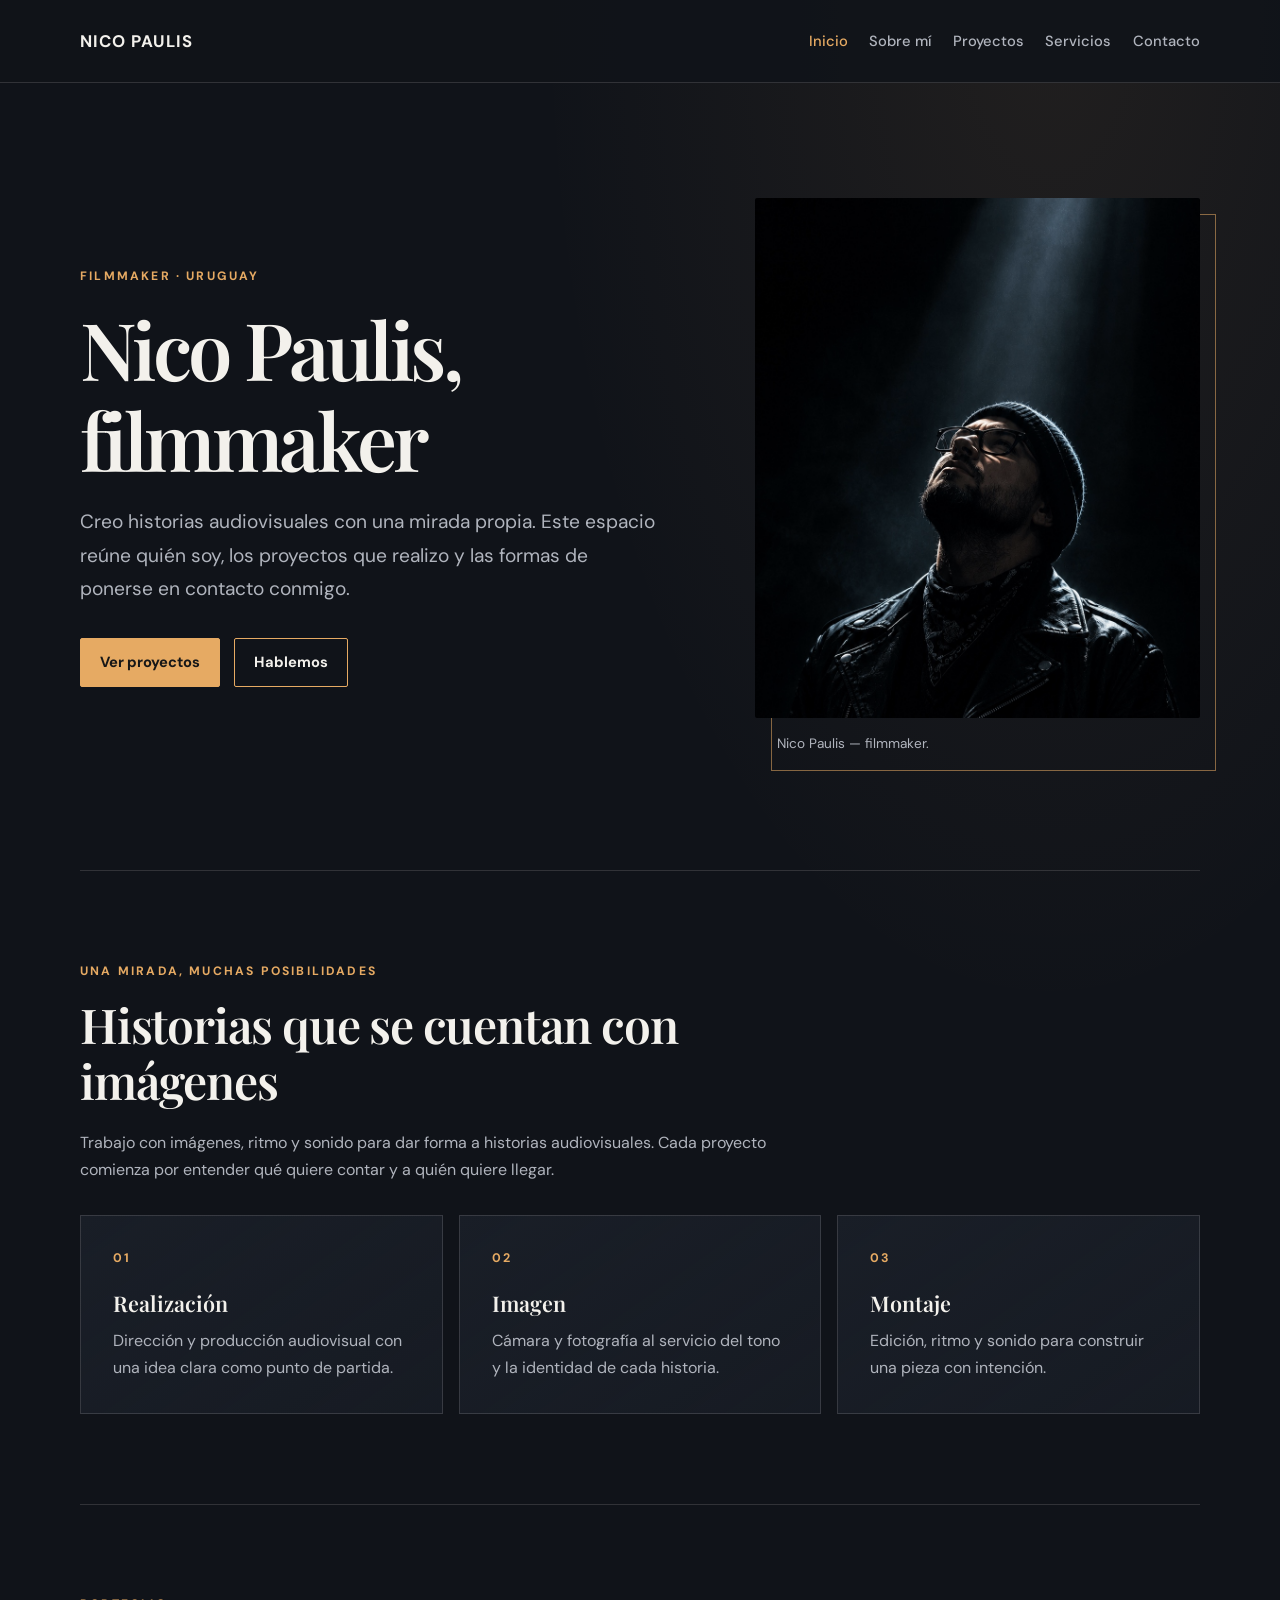
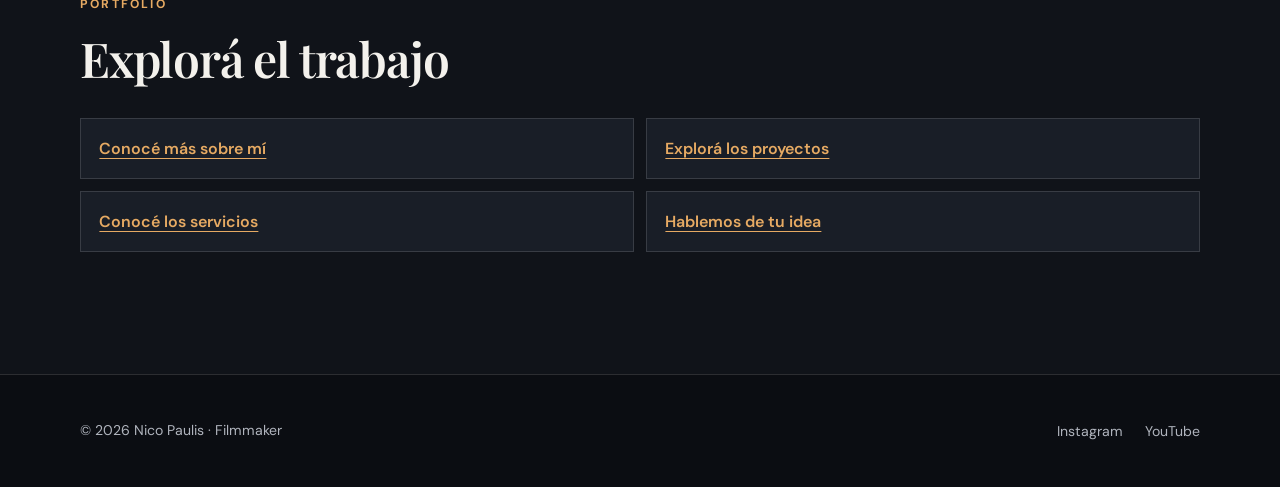
<file: index.html>
<!DOCTYPE html>
<html lang="es">
<head>
  <meta charset="UTF-8">
  <meta name="viewport" content="width=device-width, initial-scale=1.0">
  <meta name="description" content="Portfolio audiovisual de Nico Paulis, filmmaker.">
  <title>Nico Paulis | Filmmaker</title>
  <link rel="preconnect" href="https://fonts.googleapis.com">
  <link rel="preconnect" href="https://fonts.gstatic.com" crossorigin>
  <link href="https://fonts.googleapis.com/css2?family=DM+Sans:wght@400;500;600;700&family=Playfair+Display:wght@500;600;700&display=swap" rel="stylesheet">
  <link rel="stylesheet" href="styles/styles.css">
</head>
<body>
  <header class="site-header">
    <div class="container header-inner">
      <a class="brand" href="index.html" aria-label="Nico Paulis, inicio">Nico Paulis</a>
      <nav class="site-nav" aria-label="Navegación principal">
        <ul>
          <li><a href="index.html" aria-current="page">Inicio</a></li>
          <li><a href="pages/sobre-mi.html">Sobre mí</a></li>
          <li><a href="pages/proyectos.html">Proyectos</a></li>
          <li><a href="pages/servicios.html">Servicios</a></li>
          <li><a href="pages/contacto.html">Contacto</a></li>
        </ul>
      </nav>
    </div>
  </header>

  <main class="page-shell">
    <section class="page-hero" aria-labelledby="titulo-principal">
      <div class="hero-copy">
        <p class="eyebrow">Filmmaker · Uruguay</p>
        <h1 id="titulo-principal">Nico Paulis, filmmaker</h1>
        <p class="lead">Creo historias audiovisuales con una mirada propia. Este espacio reúne quién soy, los proyectos que realizo y las formas de ponerse en contacto conmigo.</p>
        <div class="hero-actions">
          <a class="button" href="pages/proyectos.html">Ver proyectos</a>
          <a class="button button--secondary" href="pages/contacto.html">Hablemos</a>
        </div>
      </div>
      <figure class="hero-media">
        <img src="assets/nico-paulis.jpg" alt="Retrato de Nico Paulis mirando hacia una luz.">
        <figcaption>Nico Paulis — filmmaker.</figcaption>
      </figure>
    </section>

    <section class="content-section" aria-labelledby="titulo-mirada">
      <div class="section-intro">
        <p class="eyebrow">Una mirada, muchas posibilidades</p>
        <h2 id="titulo-mirada">Historias que se cuentan con imágenes</h2>
        <p>Trabajo con imágenes, ritmo y sonido para dar forma a historias audiovisuales. Cada proyecto comienza por entender qué quiere contar y a quién quiere llegar.</p>
      </div>
      <div class="card-grid">
        <article class="card">
          <span class="card-number">01</span>
          <h3>Realización</h3>
          <p>Dirección y producción audiovisual con una idea clara como punto de partida.</p>
        </article>
        <article class="card">
          <span class="card-number">02</span>
          <h3>Imagen</h3>
          <p>Cámara y fotografía al servicio del tono y la identidad de cada historia.</p>
        </article>
        <article class="card">
          <span class="card-number">03</span>
          <h3>Montaje</h3>
          <p>Edición, ritmo y sonido para construir una pieza con intención.</p>
        </article>
      </div>
    </section>

    <section class="content-section" aria-labelledby="titulo-explorar">
      <div class="section-intro">
        <p class="eyebrow">Portfolio</p>
        <h2 id="titulo-explorar">Explorá el trabajo</h2>
      </div>
      <ul class="pill-list">
        <li><a class="text-link" href="pages/sobre-mi.html">Conocé más sobre mí</a></li>
        <li><a class="text-link" href="pages/proyectos.html">Explorá los proyectos</a></li>
        <li><a class="text-link" href="pages/servicios.html">Conocé los servicios</a></li>
        <li><a class="text-link" href="pages/contacto.html">Hablemos de tu idea</a></li>
      </ul>
    </section>
  </main>

  <footer class="site-footer">
    <div class="container footer-inner">
      <p>© 2026 Nico Paulis · Filmmaker</p>
      <nav class="footer-nav" aria-label="Redes sociales">
        <ul>
          <li><a href="https://www.instagram.com/nicopaulisfoto/">Instagram</a></li>
          <li><a href="https://www.youtube.com/">YouTube</a></li>
        </ul>
      </nav>
    </div>
  </footer>
</body>
</html>
</file>
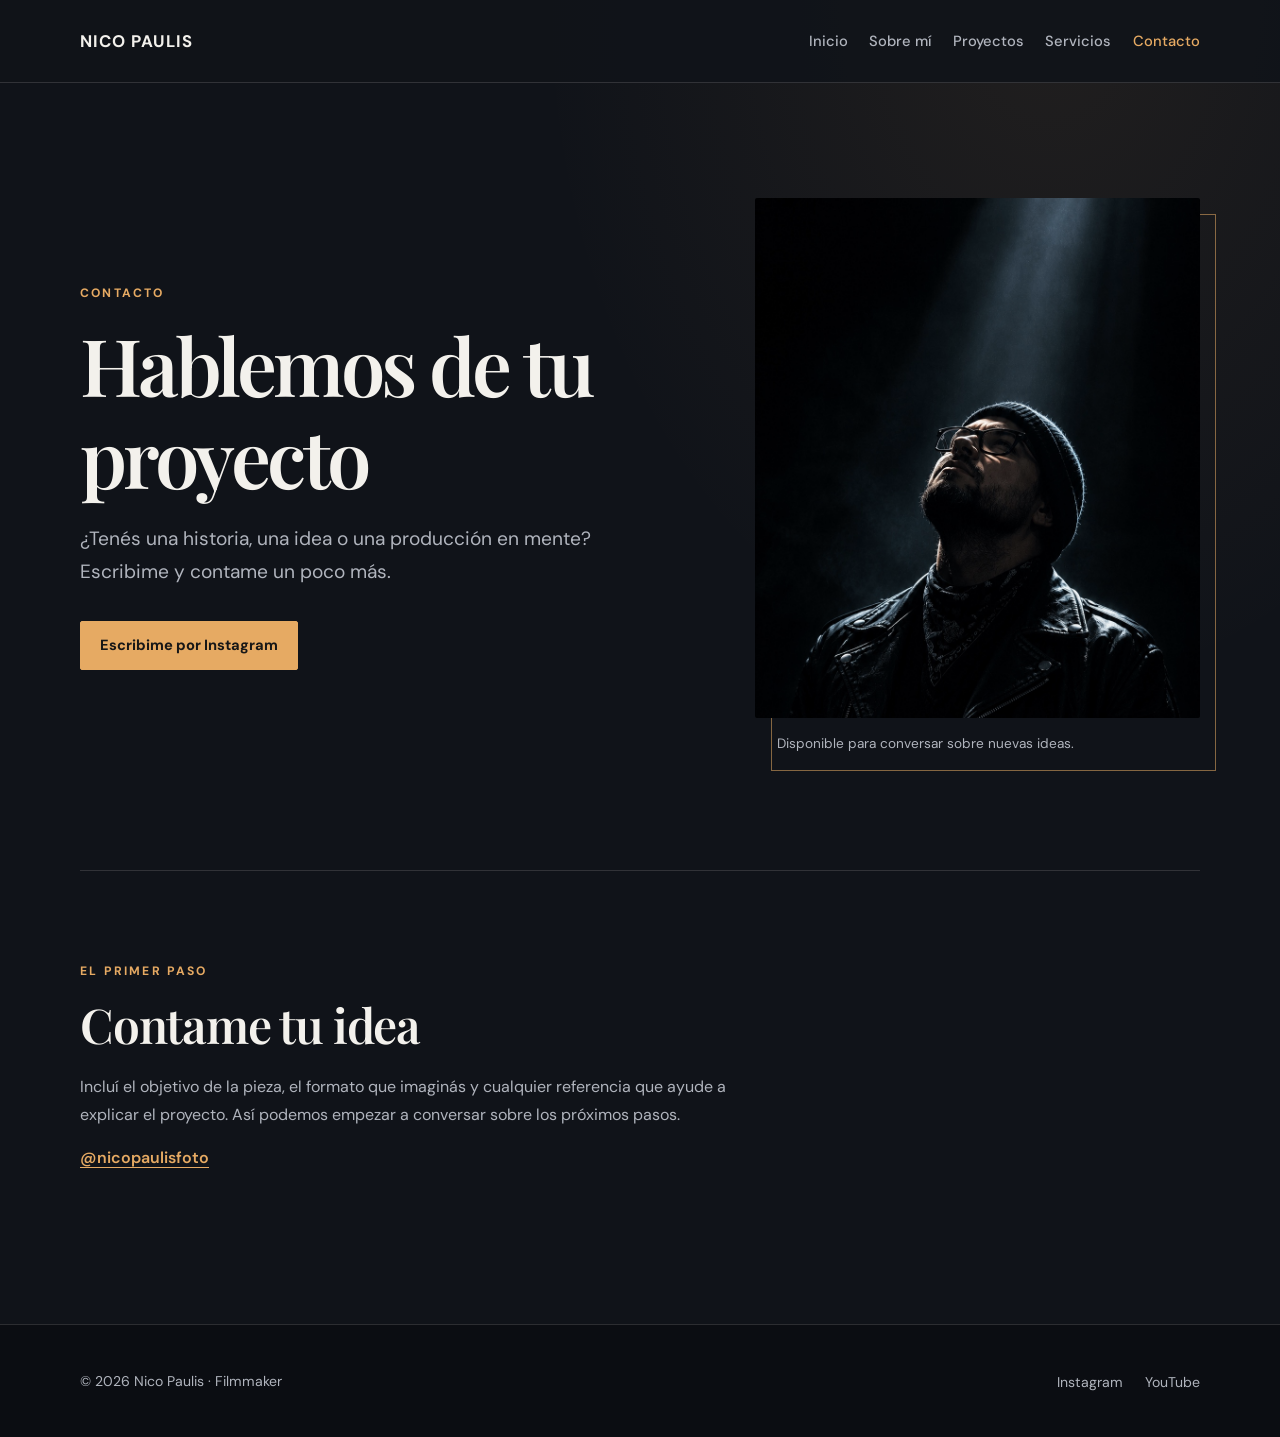
<file: pages/contacto.html>
<!DOCTYPE html>
<html lang="es">
<head>
  <meta charset="UTF-8">
  <meta name="viewport" content="width=device-width, initial-scale=1.0">
  <meta name="description" content="Contactá a Nico Paulis para hablar de un proyecto audiovisual.">
  <title>Contacto | Nico Paulis</title>
  <link rel="preconnect" href="https://fonts.googleapis.com">
  <link rel="preconnect" href="https://fonts.gstatic.com" crossorigin>
  <link href="https://fonts.googleapis.com/css2?family=DM+Sans:wght@400;500;600;700&family=Playfair+Display:wght@500;600;700&display=swap" rel="stylesheet">
  <link rel="stylesheet" href="../styles/styles.css">
</head>
<body>
  <header class="site-header">
    <div class="container header-inner">
      <a class="brand" href="../index.html" aria-label="Nico Paulis, inicio">Nico Paulis</a>
      <nav class="site-nav" aria-label="Navegación principal">
        <ul>
          <li><a href="../index.html">Inicio</a></li>
          <li><a href="sobre-mi.html">Sobre mí</a></li>
          <li><a href="proyectos.html">Proyectos</a></li>
          <li><a href="servicios.html">Servicios</a></li>
          <li><a href="contacto.html" aria-current="page">Contacto</a></li>
        </ul>
      </nav>
    </div>
  </header>

  <main class="page-shell">
    <section class="page-hero" aria-labelledby="titulo-principal">
      <div class="hero-copy">
        <p class="eyebrow">Contacto</p>
        <h1 id="titulo-principal">Hablemos de tu proyecto</h1>
        <p class="lead">¿Tenés una historia, una idea o una producción en mente? Escribime y contame un poco más.</p>
        <div class="hero-actions">
          <a class="button" href="https://www.instagram.com/nicopaulisfoto/">Escribime por Instagram</a>
        </div>
      </div>
      <figure class="hero-media">
        <img src="../assets/nico-paulis.jpg" alt="Retrato de Nico Paulis, filmmaker.">
        <figcaption>Disponible para conversar sobre nuevas ideas.</figcaption>
      </figure>
    </section>

    <section class="content-section" aria-labelledby="titulo-canales">
      <div class="section-intro">
        <p class="eyebrow">El primer paso</p>
        <h2 id="titulo-canales">Contame tu idea</h2>
        <p>Incluí el objetivo de la pieza, el formato que imaginás y cualquier referencia que ayude a explicar el proyecto. Así podemos empezar a conversar sobre los próximos pasos.</p>
        <a class="text-link" href="https://www.instagram.com/nicopaulisfoto/">@nicopaulisfoto</a>
      </div>
    </section>
  </main>

  <footer class="site-footer">
    <div class="container footer-inner">
      <p>© 2026 Nico Paulis · Filmmaker</p>
      <nav class="footer-nav" aria-label="Redes sociales">
        <ul>
          <li><a href="https://www.instagram.com/nicopaulisfoto/">Instagram</a></li>
          <li><a href="https://www.youtube.com/">YouTube</a></li>
        </ul>
      </nav>
    </div>
  </footer>
</body>
</html>
</file>
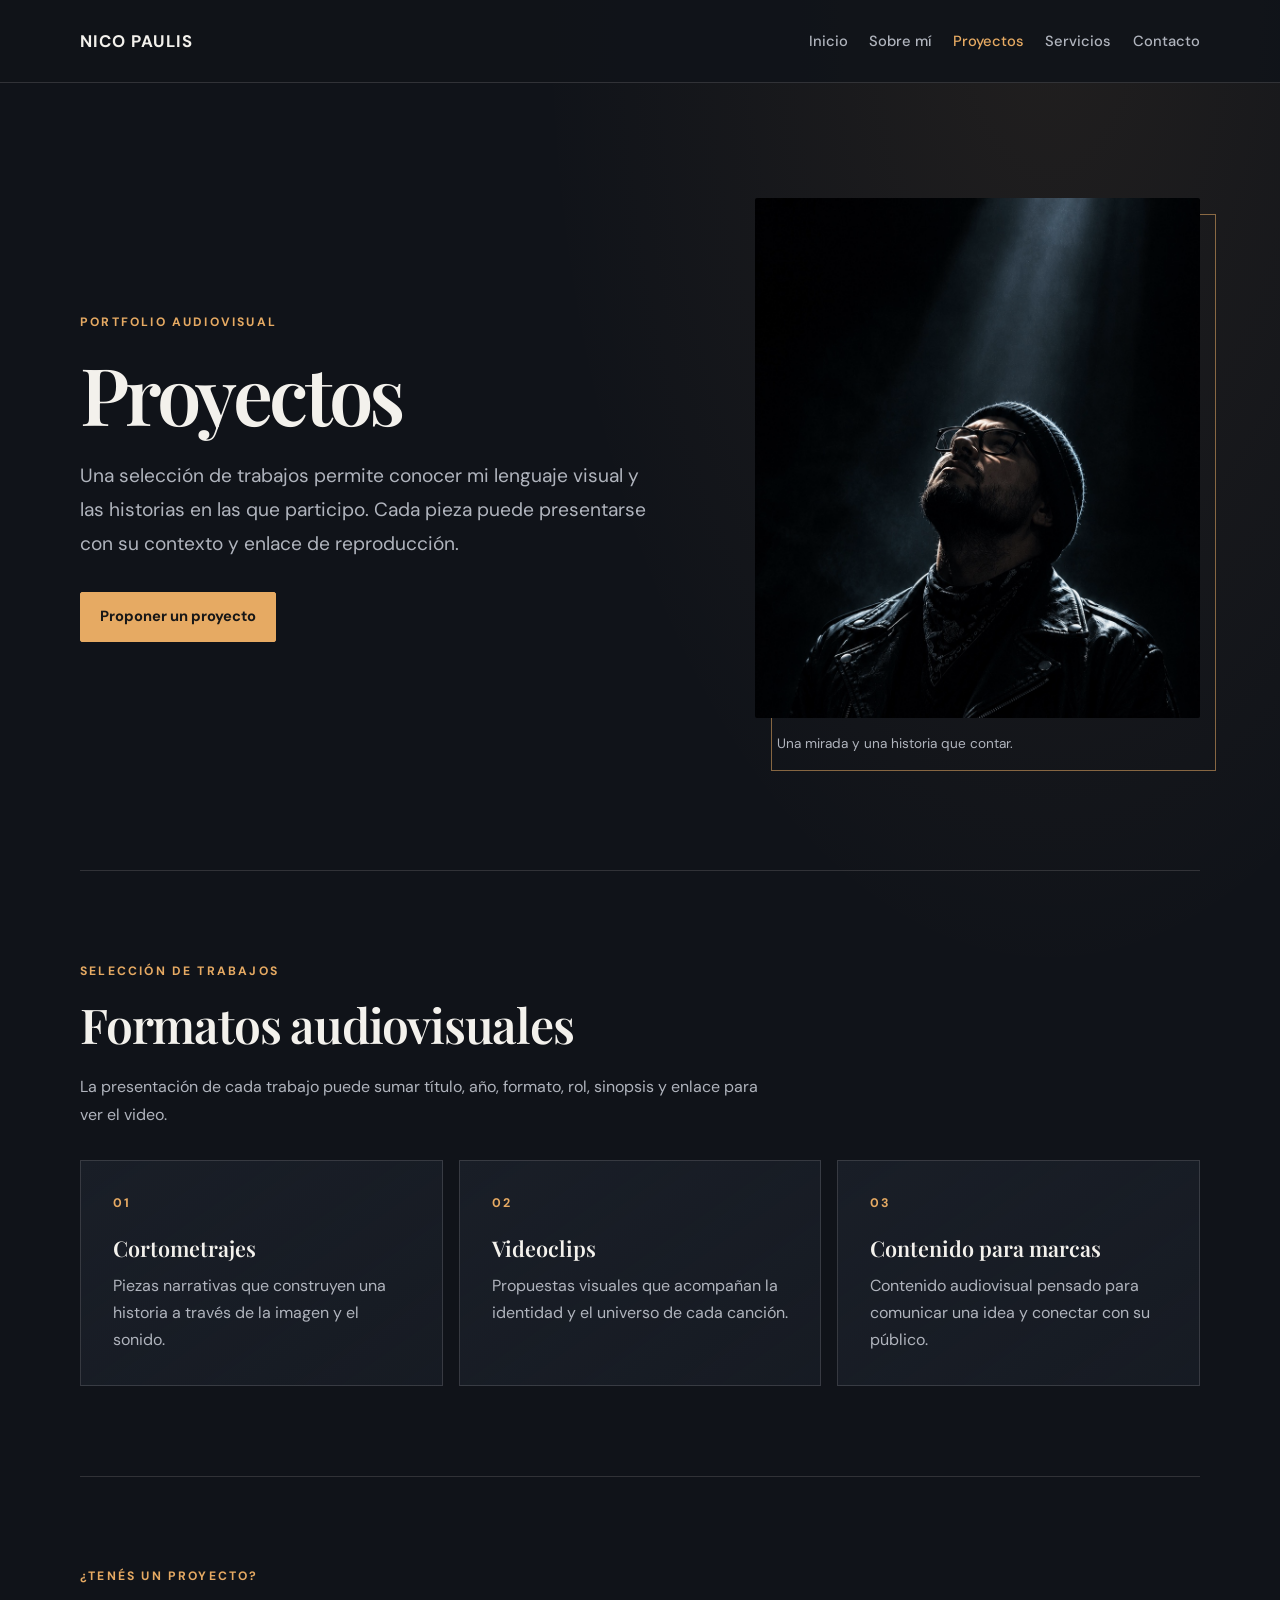
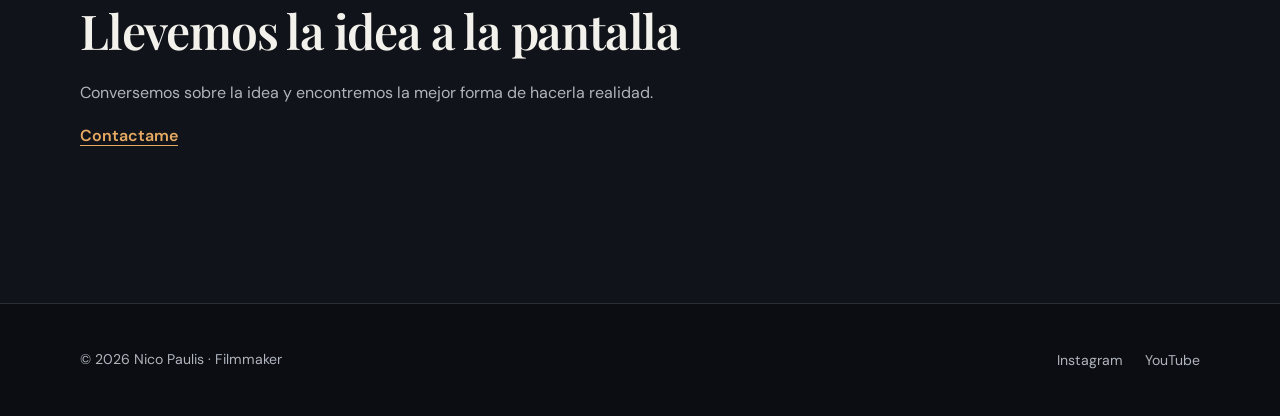
<file: pages/proyectos.html>
<!DOCTYPE html>
<html lang="es">
<head>
  <meta charset="UTF-8">
  <meta name="viewport" content="width=device-width, initial-scale=1.0">
  <meta name="description" content="Selección y presentación de proyectos audiovisuales de Nico Paulis.">
  <title>Proyectos | Nico Paulis</title>
  <link rel="preconnect" href="https://fonts.googleapis.com">
  <link rel="preconnect" href="https://fonts.gstatic.com" crossorigin>
  <link href="https://fonts.googleapis.com/css2?family=DM+Sans:wght@400;500;600;700&family=Playfair+Display:wght@500;600;700&display=swap" rel="stylesheet">
  <link rel="stylesheet" href="../styles/styles.css">
</head>
<body>
  <header class="site-header">
    <div class="container header-inner">
      <a class="brand" href="../index.html" aria-label="Nico Paulis, inicio">Nico Paulis</a>
      <nav class="site-nav" aria-label="Navegación principal">
        <ul>
          <li><a href="../index.html">Inicio</a></li>
          <li><a href="sobre-mi.html">Sobre mí</a></li>
          <li><a href="proyectos.html" aria-current="page">Proyectos</a></li>
          <li><a href="servicios.html">Servicios</a></li>
          <li><a href="contacto.html">Contacto</a></li>
        </ul>
      </nav>
    </div>
  </header>

  <main class="page-shell">
    <section class="page-hero" aria-labelledby="titulo-principal">
      <div class="hero-copy">
        <p class="eyebrow">Portfolio audiovisual</p>
        <h1 id="titulo-principal">Proyectos</h1>
        <p class="lead">Una selección de trabajos permite conocer mi lenguaje visual y las historias en las que participo. Cada pieza puede presentarse con su contexto y enlace de reproducción.</p>
        <div class="hero-actions">
          <a class="button" href="contacto.html">Proponer un proyecto</a>
        </div>
      </div>
      <figure class="hero-media">
        <img src="../assets/nico-paulis.jpg" alt="Retrato de Nico Paulis, filmmaker.">
        <figcaption>Una mirada y una historia que contar.</figcaption>
      </figure>
    </section>

    <section class="content-section" aria-labelledby="titulo-seleccion">
      <div class="section-intro">
        <p class="eyebrow">Selección de trabajos</p>
        <h2 id="titulo-seleccion">Formatos audiovisuales</h2>
        <p>La presentación de cada trabajo puede sumar título, año, formato, rol, sinopsis y enlace para ver el video.</p>
      </div>
      <div class="card-grid">
        <article class="card">
          <span class="card-number">01</span>
          <h3>Cortometrajes</h3>
          <p>Piezas narrativas que construyen una historia a través de la imagen y el sonido.</p>
        </article>
        <article class="card">
          <span class="card-number">02</span>
          <h3>Videoclips</h3>
          <p>Propuestas visuales que acompañan la identidad y el universo de cada canción.</p>
        </article>
        <article class="card">
          <span class="card-number">03</span>
          <h3>Contenido para marcas</h3>
          <p>Contenido audiovisual pensado para comunicar una idea y conectar con su público.</p>
        </article>
      </div>
    </section>

    <section class="content-section" aria-labelledby="titulo-colaboracion">
      <div class="section-intro">
        <p class="eyebrow">¿Tenés un proyecto?</p>
        <h2 id="titulo-colaboracion">Llevemos la idea a la pantalla</h2>
        <p>Conversemos sobre la idea y encontremos la mejor forma de hacerla realidad.</p>
        <a class="text-link" href="contacto.html">Contactame</a>
      </div>
    </section>
  </main>

  <footer class="site-footer">
    <div class="container footer-inner">
      <p>© 2026 Nico Paulis · Filmmaker</p>
      <nav class="footer-nav" aria-label="Redes sociales">
        <ul>
          <li><a href="https://www.instagram.com/nicopaulisfoto/">Instagram</a></li>
          <li><a href="https://www.youtube.com/">YouTube</a></li>
        </ul>
      </nav>
    </div>
  </footer>
</body>
</html>
</file>
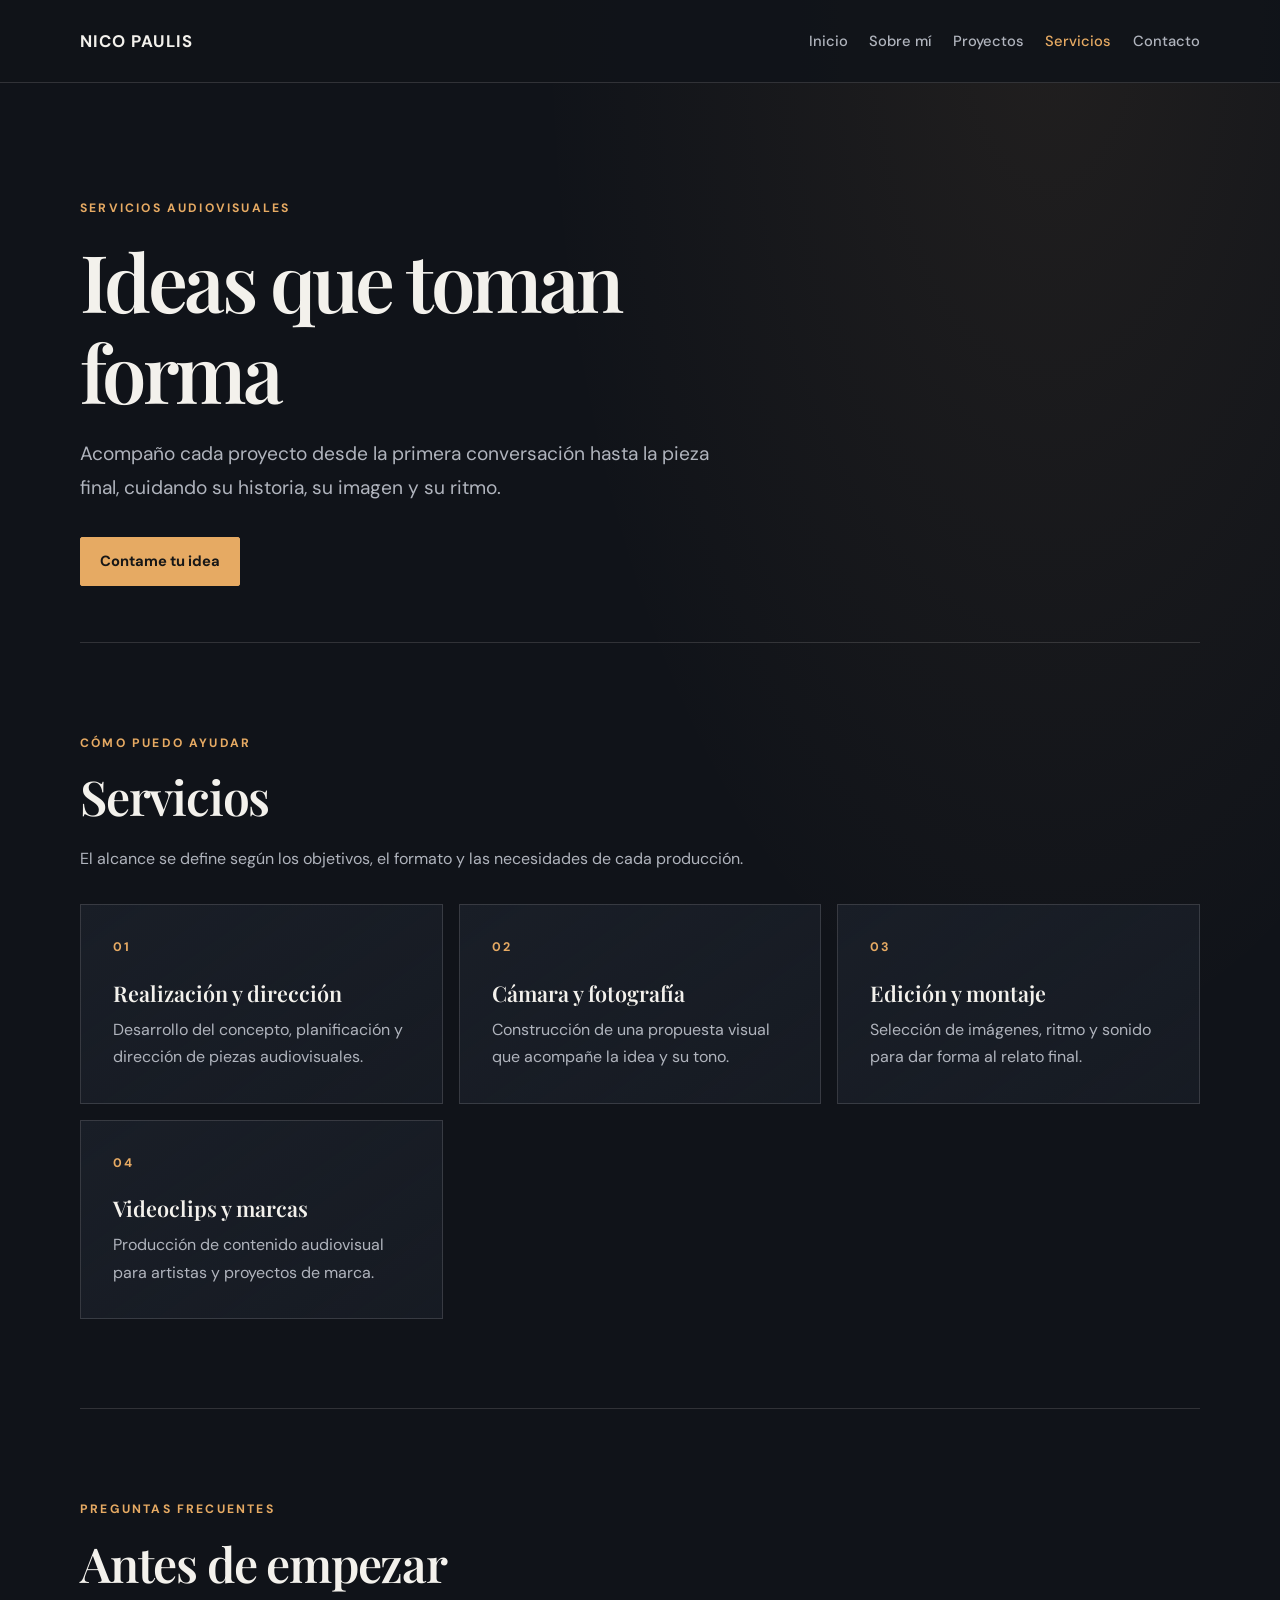
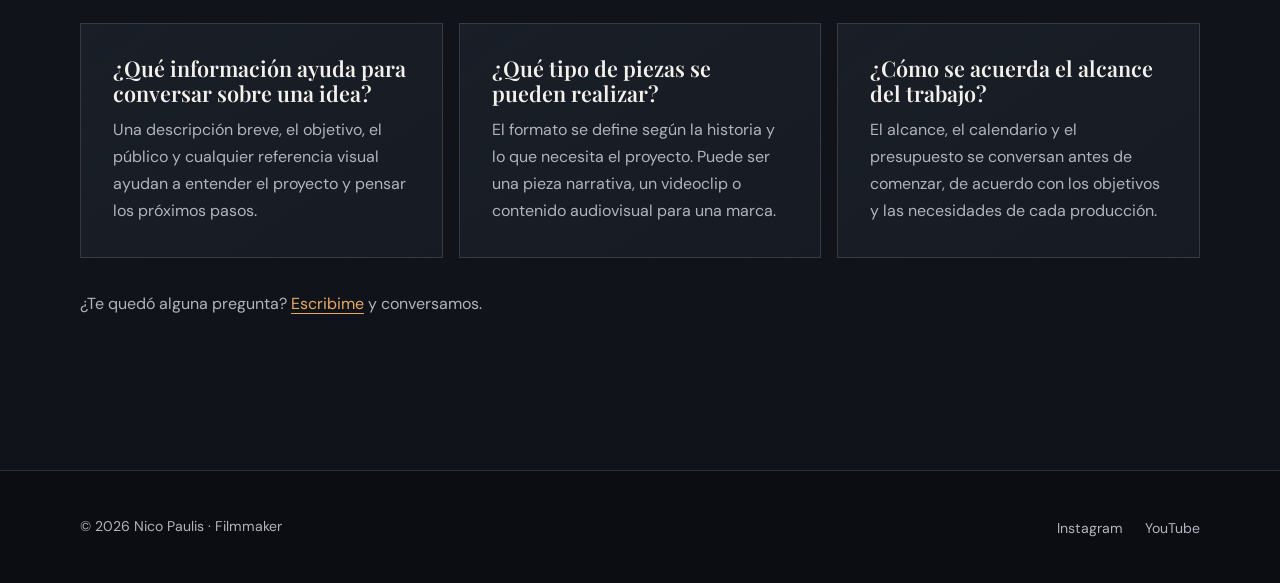
<file: pages/servicios.html>
<!DOCTYPE html>
<html lang="es">
<head>
  <meta charset="UTF-8">
  <meta name="viewport" content="width=device-width, initial-scale=1.0">
  <meta name="description" content="Servicios audiovisuales de Nico Paulis: realización, cámara, edición y contenido para marcas.">
  <title>Servicios | Nico Paulis</title>
  <link rel="preconnect" href="https://fonts.googleapis.com">
  <link rel="preconnect" href="https://fonts.gstatic.com" crossorigin>
  <link href="https://fonts.googleapis.com/css2?family=DM+Sans:wght@400;500;600;700&family=Playfair+Display:wght@500;600;700&display=swap" rel="stylesheet">
  <link rel="stylesheet" href="../styles/styles.css">
</head>
<body>
  <header class="site-header">
    <div class="container header-inner">
      <a class="brand" href="../index.html" aria-label="Nico Paulis, inicio">Nico Paulis</a>
      <nav class="site-nav" aria-label="Navegación principal">
        <ul>
          <li><a href="../index.html">Inicio</a></li>
          <li><a href="sobre-mi.html">Sobre mí</a></li>
          <li><a href="proyectos.html">Proyectos</a></li>
          <li><a href="servicios.html" aria-current="page">Servicios</a></li>
          <li><a href="contacto.html">Contacto</a></li>
        </ul>
      </nav>
    </div>
  </header>

  <main class="page-shell">
    <section class="page-hero page-hero--text" aria-labelledby="titulo-principal">
      <div class="hero-copy">
        <p class="eyebrow">Servicios audiovisuales</p>
        <h1 id="titulo-principal">Ideas que toman forma</h1>
        <p class="lead">Acompaño cada proyecto desde la primera conversación hasta la pieza final, cuidando su historia, su imagen y su ritmo.</p>
        <div class="hero-actions">
          <a class="button" href="contacto.html">Contame tu idea</a>
        </div>
      </div>
    </section>

    <section class="content-section" aria-labelledby="titulo-servicios">
      <div class="section-intro">
        <p class="eyebrow">Cómo puedo ayudar</p>
        <h2 id="titulo-servicios">Servicios</h2>
        <p>El alcance se define según los objetivos, el formato y las necesidades de cada producción.</p>
      </div>
      <div class="card-grid">
        <article class="card">
          <span class="card-number">01</span>
          <h3>Realización y dirección</h3>
          <p>Desarrollo del concepto, planificación y dirección de piezas audiovisuales.</p>
        </article>
        <article class="card">
          <span class="card-number">02</span>
          <h3>Cámara y fotografía</h3>
          <p>Construcción de una propuesta visual que acompañe la idea y su tono.</p>
        </article>
        <article class="card">
          <span class="card-number">03</span>
          <h3>Edición y montaje</h3>
          <p>Selección de imágenes, ritmo y sonido para dar forma al relato final.</p>
        </article>
        <article class="card">
          <span class="card-number">04</span>
          <h3>Videoclips y marcas</h3>
          <p>Producción de contenido audiovisual para artistas y proyectos de marca.</p>
        </article>
      </div>
    </section>

    <section class="content-section" aria-labelledby="titulo-preguntas">
      <div class="section-intro">
        <p class="eyebrow">Preguntas frecuentes</p>
        <h2 id="titulo-preguntas">Antes de empezar</h2>
      </div>
      <div class="card-grid">
        <article class="card">
          <h3>¿Qué información ayuda para conversar sobre una idea?</h3>
          <p>Una descripción breve, el objetivo, el público y cualquier referencia visual ayudan a entender el proyecto y pensar los próximos pasos.</p>
        </article>
        <article class="card">
          <h3>¿Qué tipo de piezas se pueden realizar?</h3>
          <p>El formato se define según la historia y lo que necesita el proyecto. Puede ser una pieza narrativa, un videoclip o contenido audiovisual para una marca.</p>
        </article>
        <article class="card">
          <h3>¿Cómo se acuerda el alcance del trabajo?</h3>
          <p>El alcance, el calendario y el presupuesto se conversan antes de comenzar, de acuerdo con los objetivos y las necesidades de cada producción.</p>
        </article>
      </div>
      <p class="section-intro section-contact-note">¿Te quedó alguna pregunta? <a href="contacto.html">Escribime</a> y conversamos.</p>
    </section>
  </main>

  <footer class="site-footer">
    <div class="container footer-inner">
      <p>© 2026 Nico Paulis · Filmmaker</p>
      <nav class="footer-nav" aria-label="Redes sociales">
        <ul>
          <li><a href="https://www.instagram.com/nicopaulisfoto/">Instagram</a></li>
          <li><a href="https://www.youtube.com/">YouTube</a></li>
        </ul>
      </nav>
    </div>
  </footer>
</body>
</html>
</file>
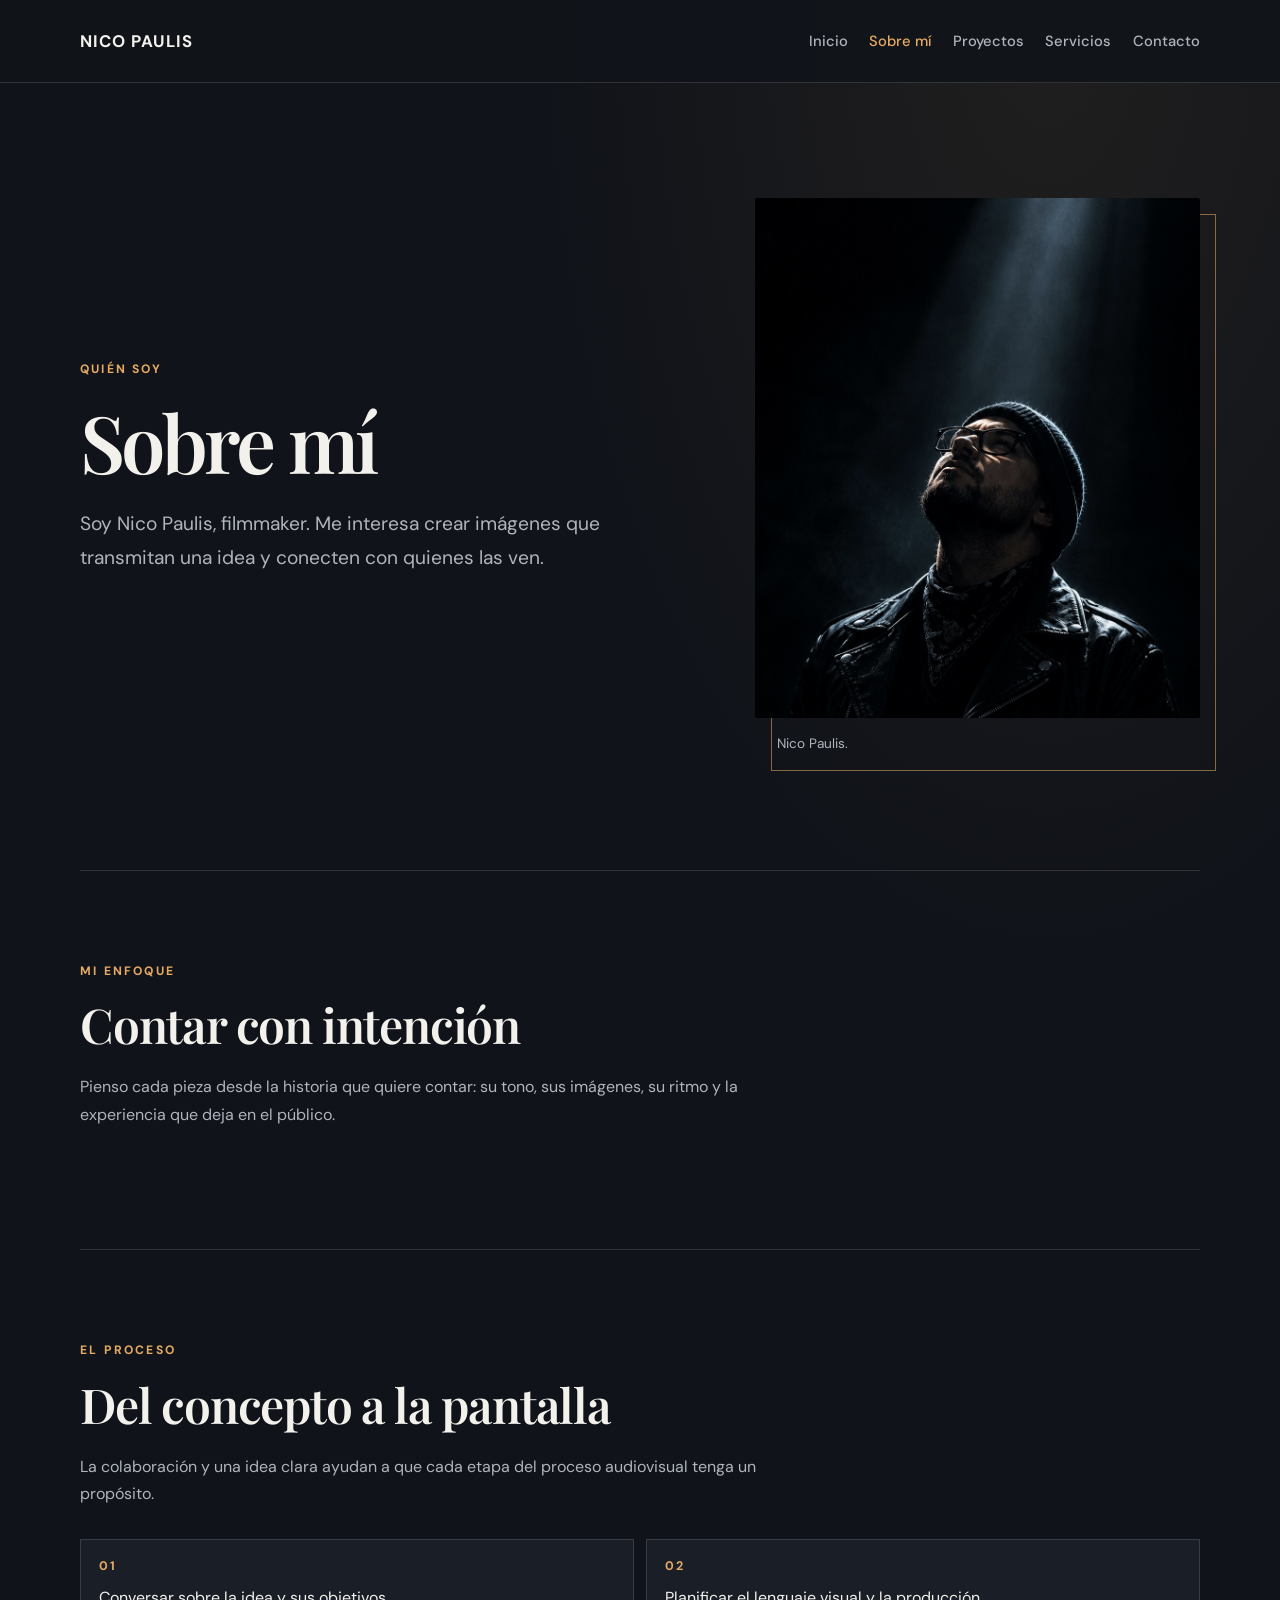
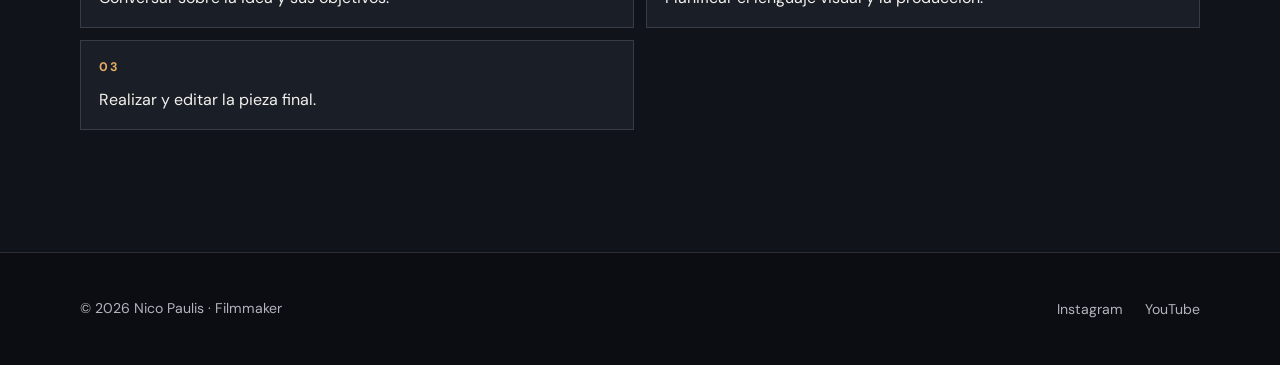
<file: pages/sobre-mi.html>
<!DOCTYPE html>
<html lang="es">
<head>
  <meta charset="UTF-8">
  <meta name="viewport" content="width=device-width, initial-scale=1.0">
  <meta name="description" content="Conocé a Nico Paulis, filmmaker.">
  <title>Sobre mí | Nico Paulis</title>
  <link rel="preconnect" href="https://fonts.googleapis.com">
  <link rel="preconnect" href="https://fonts.gstatic.com" crossorigin>
  <link href="https://fonts.googleapis.com/css2?family=DM+Sans:wght@400;500;600;700&family=Playfair+Display:wght@500;600;700&display=swap" rel="stylesheet">
  <link rel="stylesheet" href="../styles/styles.css">
</head>
<body>
  <header class="site-header">
    <div class="container header-inner">
      <a class="brand" href="../index.html" aria-label="Nico Paulis, inicio">Nico Paulis</a>
      <nav class="site-nav" aria-label="Navegación principal">
        <ul>
          <li><a href="../index.html">Inicio</a></li>
          <li><a href="sobre-mi.html" aria-current="page">Sobre mí</a></li>
          <li><a href="proyectos.html">Proyectos</a></li>
          <li><a href="servicios.html">Servicios</a></li>
          <li><a href="contacto.html">Contacto</a></li>
        </ul>
      </nav>
    </div>
  </header>

  <main class="page-shell">
    <section class="page-hero" aria-labelledby="titulo-principal">
      <div class="hero-copy">
        <p class="eyebrow">Quién soy</p>
        <h1 id="titulo-principal">Sobre mí</h1>
        <p class="lead">Soy Nico Paulis, filmmaker. Me interesa crear imágenes que transmitan una idea y conecten con quienes las ven.</p>
      </div>
      <figure class="hero-media">
        <img src="../assets/nico-paulis.jpg" alt="Retrato de Nico Paulis mirando hacia una luz.">
        <figcaption>Nico Paulis.</figcaption>
      </figure>
    </section>

    <section class="content-section" aria-labelledby="titulo-enfoque">
      <div class="section-intro">
        <p class="eyebrow">Mi enfoque</p>
        <h2 id="titulo-enfoque">Contar con intención</h2>
        <p>Pienso cada pieza desde la historia que quiere contar: su tono, sus imágenes, su ritmo y la experiencia que deja en el público.</p>
      </div>
    </section>

    <section class="content-section" aria-labelledby="titulo-proceso">
      <div class="section-intro">
        <p class="eyebrow">El proceso</p>
        <h2 id="titulo-proceso">Del concepto a la pantalla</h2>
        <p>La colaboración y una idea clara ayudan a que cada etapa del proceso audiovisual tenga un propósito.</p>
      </div>
      <ol class="steps">
        <li>Conversar sobre la idea y sus objetivos.</li>
        <li>Planificar el lenguaje visual y la producción.</li>
        <li>Realizar y editar la pieza final.</li>
      </ol>
    </section>
  </main>

  <footer class="site-footer">
    <div class="container footer-inner">
      <p>© 2026 Nico Paulis · Filmmaker</p>
      <nav class="footer-nav" aria-label="Redes sociales">
        <ul>
          <li><a href="https://www.instagram.com/nicopaulisfoto/">Instagram</a></li>
          <li><a href="https://www.youtube.com/">YouTube</a></li>
        </ul>
      </nav>
    </div>
  </footer>
</body>
</html>
</file>
<file: styles/styles.css>
/* ------------------------------
   Paleta y tipografías
------------------------------ */
:root {
  color-scheme: dark;
  --color-background: #101319;
  --color-surface: #191e27;
  --color-surface-soft: #202733;
  --color-text: #f3f1ec;
  --color-muted: #b0b4bd;
  --color-accent: #e6aa63;
  --color-accent-dark: #bd7c38;
  --color-line: rgba(243, 241, 236, 0.14);
  --font-body: 'DM Sans', sans-serif;
  --font-heading: 'Playfair Display', Georgia, serif;
  --content-width: 1120px;
}

/* ------------------------------
   Base y fondo
------------------------------ */
* {
  box-sizing: border-box;
}

html {
  scroll-behavior: smooth;
}

body {
  min-width: 320px;
  margin: 0;
  background:
    radial-gradient(ellipse at 82% 0%, rgba(230, 170, 99, 0.08), transparent 32rem),
    var(--color-background);
  color: var(--color-text);
  font-family: var(--font-body);
  font-size: 1rem;
  font-weight: 400;
  line-height: 1.7;
}

img {
  display: block;
  max-width: 100%;
}

a {
  color: var(--color-accent);
  text-decoration-thickness: 1px;
  text-underline-offset: 0.22em;
}

a:hover {
  color: #ffd19a;
}

a:focus-visible {
  outline: 2px solid var(--color-accent);
  outline-offset: 4px;
  border-radius: 3px;
}

/* ------------------------------
   Navegación y estructura
------------------------------ */
.container {
  width: min(var(--content-width), calc(100% - 3rem));
  margin-inline: auto;
}

.site-header {
  position: relative;
  z-index: 1;
  border-bottom: 1px solid var(--color-line);
  background: rgba(16, 19, 25, 0.9);
}

.header-inner {
  display: flex;
  min-height: 82px;
  align-items: center;
  justify-content: space-between;
  gap: 2rem;
}

.brand {
  color: var(--color-text);
  font-size: 1.05rem;
  font-weight: 700;
  letter-spacing: 0.06em;
  text-decoration: none;
  text-transform: uppercase;
  white-space: nowrap;
}

.site-nav ul,
.footer-nav ul {
  display: flex;
  flex-wrap: wrap;
  align-items: center;
  gap: 0.35rem 1.35rem;
  margin: 0;
  padding: 0;
  list-style: none;
}

.site-nav a {
  color: var(--color-muted);
  font-size: 0.92rem;
  font-weight: 500;
  text-decoration: none;
  transition: color 160ms ease;
}

.site-nav a:hover,
.site-nav a[aria-current="page"] {
  color: var(--color-accent);
}

.page-shell {
  width: min(var(--content-width), calc(100% - 3rem));
  min-height: 65vh;
  margin-inline: auto;
}

/* ------------------------------
   Títulos y presentación
------------------------------ */
h1,
h2,
h3 {
  margin-top: 0;
  color: var(--color-text);
  font-family: var(--font-heading);
  font-weight: 600;
  line-height: 1.15;
}

h1 {
  max-width: 13ch;
  margin-bottom: 1.25rem;
  font-size: clamp(2.75rem, 6.2vw, 5.35rem);
  letter-spacing: -0.045em;
}

h2 {
  margin-bottom: 1.3rem;
  font-size: clamp(2rem, 4vw, 3rem);
  letter-spacing: -0.025em;
}

h3 {
  margin-bottom: 0.65rem;
  font-size: 1.35rem;
}

p {
  margin-top: 0;
  color: var(--color-muted);
}

.lead {
  max-width: 62ch;
  font-size: clamp(1.08rem, 1.5vw, 1.25rem);
  line-height: 1.75;
}

.eyebrow {
  margin-bottom: 1rem;
  color: var(--color-accent);
  font-size: 0.76rem;
  font-weight: 700;
  letter-spacing: 0.18em;
  text-transform: uppercase;
}

.page-hero {
  display: grid;
  min-height: 560px;
  grid-template-columns: minmax(0, 1.08fr) minmax(270px, 0.82fr);
  align-items: center;
  gap: clamp(2rem, 7vw, 6rem);
  padding-block: clamp(4rem, 9vw, 7.5rem);
}

.page-hero--text {
  min-height: 410px;
  grid-template-columns: minmax(0, 1fr);
  align-items: end;
  padding-bottom: 3.5rem;
}

.hero-copy {
  max-width: 650px;
}

.hero-actions {
  display: flex;
  flex-wrap: wrap;
  gap: 0.85rem;
  margin-top: 2rem;
}

.hero-media {
  position: relative;
  margin: 0;
}

.hero-media::before {
  position: absolute;
  z-index: -1;
  inset: 1rem -1rem -1rem 1rem;
  border: 1px solid rgba(230, 170, 99, 0.55);
  content: "";
}

.hero-media img {
  width: 100%;
  max-height: 520px;
  aspect-ratio: 4 / 5;
  border-radius: 2px;
  object-fit: cover;
  object-position: center;
  filter: saturate(0.82);
}

.hero-media figcaption {
  position: relative;
  z-index: 1;
  margin-top: 0.85rem;
  padding-inline: 1.35rem;
  color: var(--color-muted);
  font-size: 0.85rem;
}

/* ------------------------------
   Botones, tarjetas y listas
------------------------------ */
.button {
  display: inline-flex;
  min-height: 48px;
  align-items: center;
  justify-content: center;
  padding: 0.7rem 1.2rem;
  border: 1px solid var(--color-accent);
  border-radius: 2px;
  background: var(--color-accent);
  color: #171717;
  font-size: 0.92rem;
  font-weight: 700;
  text-decoration: none;
  transition: background-color 160ms ease, color 160ms ease, transform 160ms ease;
}

.button:hover {
  transform: translateY(-2px);
  background: #ffd19a;
  color: #171717;
}

.button--secondary {
  background: transparent;
  color: var(--color-text);
}

.button--secondary:hover {
  background: var(--color-surface);
  color: var(--color-accent);
}

.content-section {
  padding-block: clamp(3.5rem, 7vw, 6rem);
  border-top: 1px solid var(--color-line);
}

.section-intro {
  max-width: 700px;
  margin-bottom: 2rem;
}

.card-grid {
  display: grid;
  grid-template-columns: repeat(3, minmax(0, 1fr));
  gap: 1rem;
}

.card {
  min-height: 100%;
  padding: clamp(1.35rem, 3vw, 2rem);
  border: 1px solid var(--color-line);
  background: linear-gradient(145deg, var(--color-surface), rgba(25, 30, 39, 0.72));
}

.card p:last-child {
  margin-bottom: 0;
}

.card-number {
  display: block;
  margin-bottom: 1.4rem;
  color: var(--color-accent);
  font-size: 0.78rem;
  font-weight: 700;
  letter-spacing: 0.15em;
}

.pill-list,
.steps {
  display: grid;
  grid-template-columns: repeat(2, minmax(0, 1fr));
  gap: 0.75rem;
  margin: 0;
  padding: 0;
  list-style: none;
}

.pill-list li,
.steps li {
  padding: 1rem 1.15rem;
  border: 1px solid var(--color-line);
  background: var(--color-surface);
  color: var(--color-text);
}

.steps {
  counter-reset: process;
}

.steps li {
  counter-increment: process;
}

.steps li::before {
  display: block;
  margin-bottom: 0.45rem;
  color: var(--color-accent);
  content: "0" counter(process);
  font-size: 0.78rem;
  font-weight: 700;
  letter-spacing: 0.12em;
}

.text-link {
  font-weight: 600;
}

.section-contact-note {
  margin-top: 2rem;
}

/* ------------------------------
   Pie de página
------------------------------ */
.site-footer {
  margin-top: 2rem;
  border-top: 1px solid var(--color-line);
  background: #0b0d12;
}

.footer-inner {
  display: flex;
  min-height: 112px;
  align-items: center;
  justify-content: space-between;
  gap: 1.5rem;
  padding-block: 1.5rem;
}

.footer-inner p {
  margin: 0;
  font-size: 0.88rem;
}

.footer-nav a {
  color: var(--color-muted);
  font-size: 0.88rem;
  text-decoration: none;
}

.footer-nav a:hover {
  color: var(--color-accent);
}

/* ------------------------------
   Adaptación a pantallas pequeñas
------------------------------ */
@media (max-width: 760px) {
  .container,
  .page-shell {
    width: min(100% - 2rem, var(--content-width));
  }

  .header-inner {
    align-items: flex-start;
    flex-direction: column;
    justify-content: center;
    gap: 0.7rem;
    padding-block: 1rem;
  }

  .site-nav ul {
    gap: 0.3rem 1rem;
  }

  .page-hero {
    min-height: 0;
    grid-template-columns: 1fr;
    gap: 2.5rem;
    padding-block: 4rem;
  }

  .page-hero--text {
    min-height: 320px;
    padding-bottom: 2.75rem;
  }

  .hero-media {
    width: min(100%, 470px);
  }

  .hero-media img {
    max-height: 560px;
  }

  .card-grid {
    grid-template-columns: 1fr;
  }

  .footer-inner {
    align-items: flex-start;
    flex-direction: column;
    justify-content: center;
  }
}

@media (max-width: 480px) {
  .pill-list,
  .steps {
    grid-template-columns: 1fr;
  }

  .site-nav ul {
    column-gap: 0.75rem;
  }

  .site-nav a {
    font-size: 0.86rem;
  }
}
</file>
